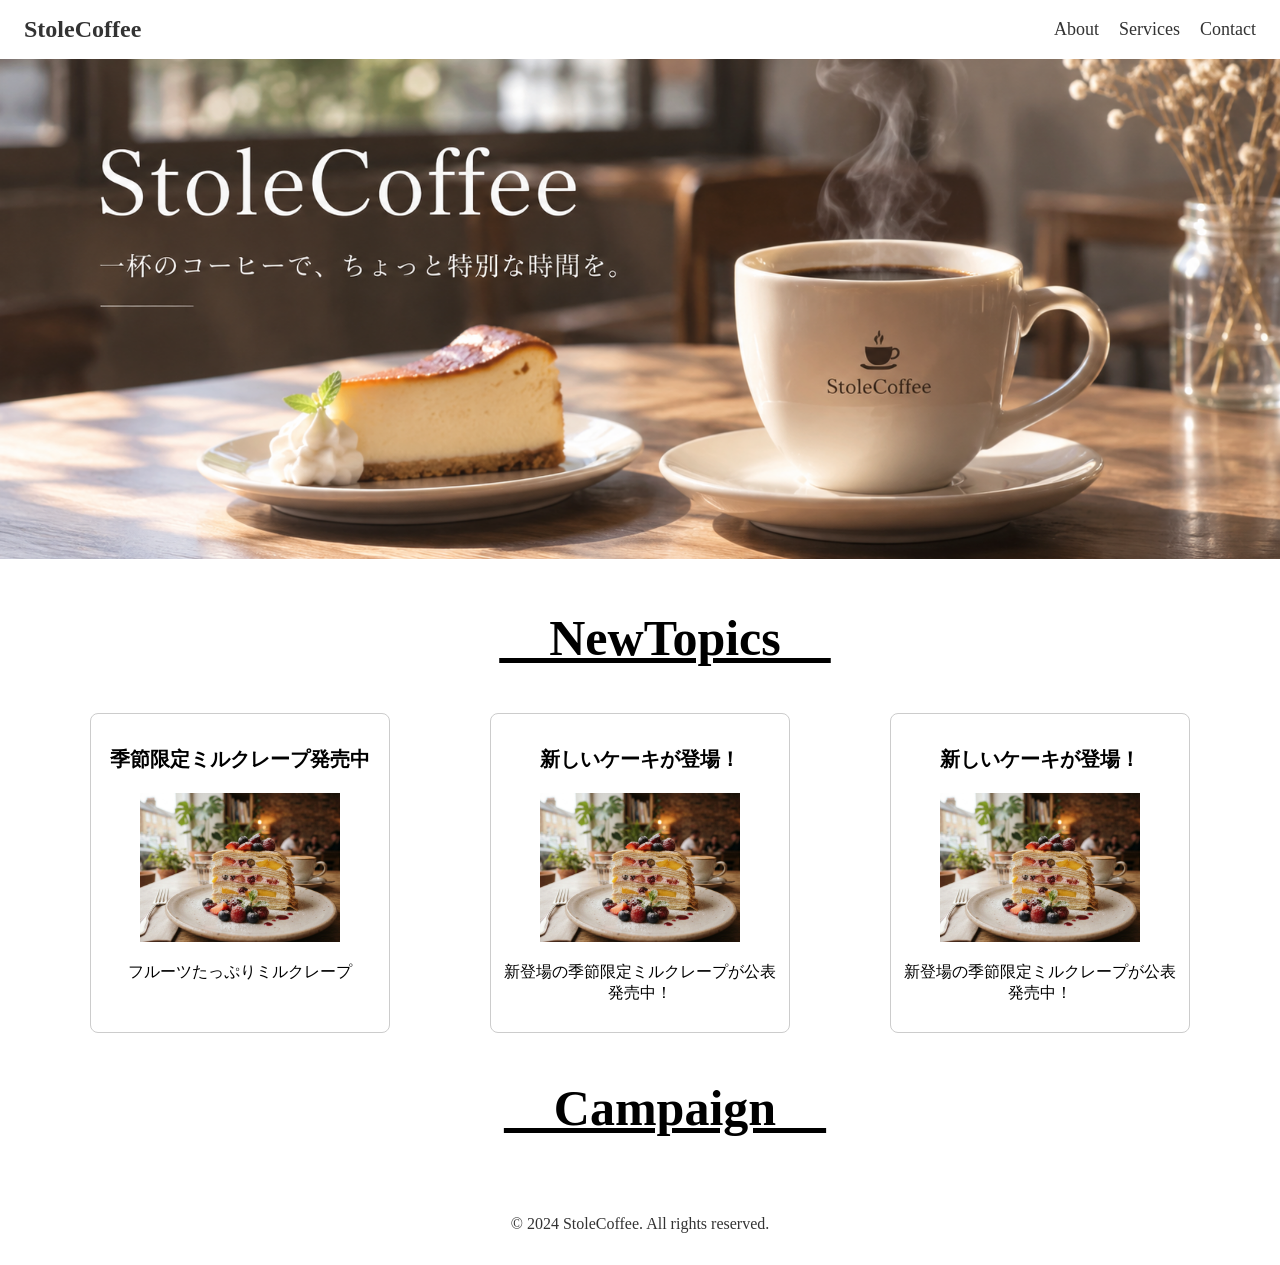
<file: index.html>
<!DOCTYPE html>
<html lang="ja">

<head>
    <meta charset="UTF-8">
    <meta name="viewport" content="width=device-width, initial-scale=1.0">
    <title>StoleCoffee</title>
    <link rel="stylesheet" href="top.css">
    <link rel="stylesheet" href="template.css">
    <link rel="stylesheet" href="style.css">
</head>

<body>
    <header>
        <a class="header-logo" href="index.html">StoleCoffee</a>
        <nav class="header-nav">
            <ul class="header-list">
                <li class="header-item"><a href="about.html">About</a></li>
                <li class="header-item"><a href="services.html">Services</a></li>
                <li class="header-item"><a href="contact.html">Contact</a></li>
            </ul>
        </nav>
    </header>
    <main>
        <img src="image/coffee.png" alt="Coffee" class="main-image">
        <h2>　NewTopics　</h2>
        <div class="container">
            <div class="box">
                <h3>季節限定ミルクレープ発売中</h3>
                <img src="image/top-MilleCrepe.jpg" class="box-image">
                <p>フルーツたっぷりミルクレープ</p>
            </div>
            <div class="box">
                <h3>新しいケーキが登場！</h3>
                <img src="image/top-MilleCrepe.jpg" class="box-image">
                <p>新登場の季節限定ミルクレープが公表発売中！</p>
            </div>
            <div class="box">
                <h3>新しいケーキが登場！</h3>
                <img src="image/top-MilleCrepe.jpg" class="box-image">
                <p>新登場の季節限定ミルクレープが公表発売中！</p>
            </div>
        </div>
        <h2>　Campaign　</h2>
    </main>
    <footer>
        <p>&copy; 2024 StoleCoffee. All rights reserved.</p>
    </footer>
</body>

</html>
</file>
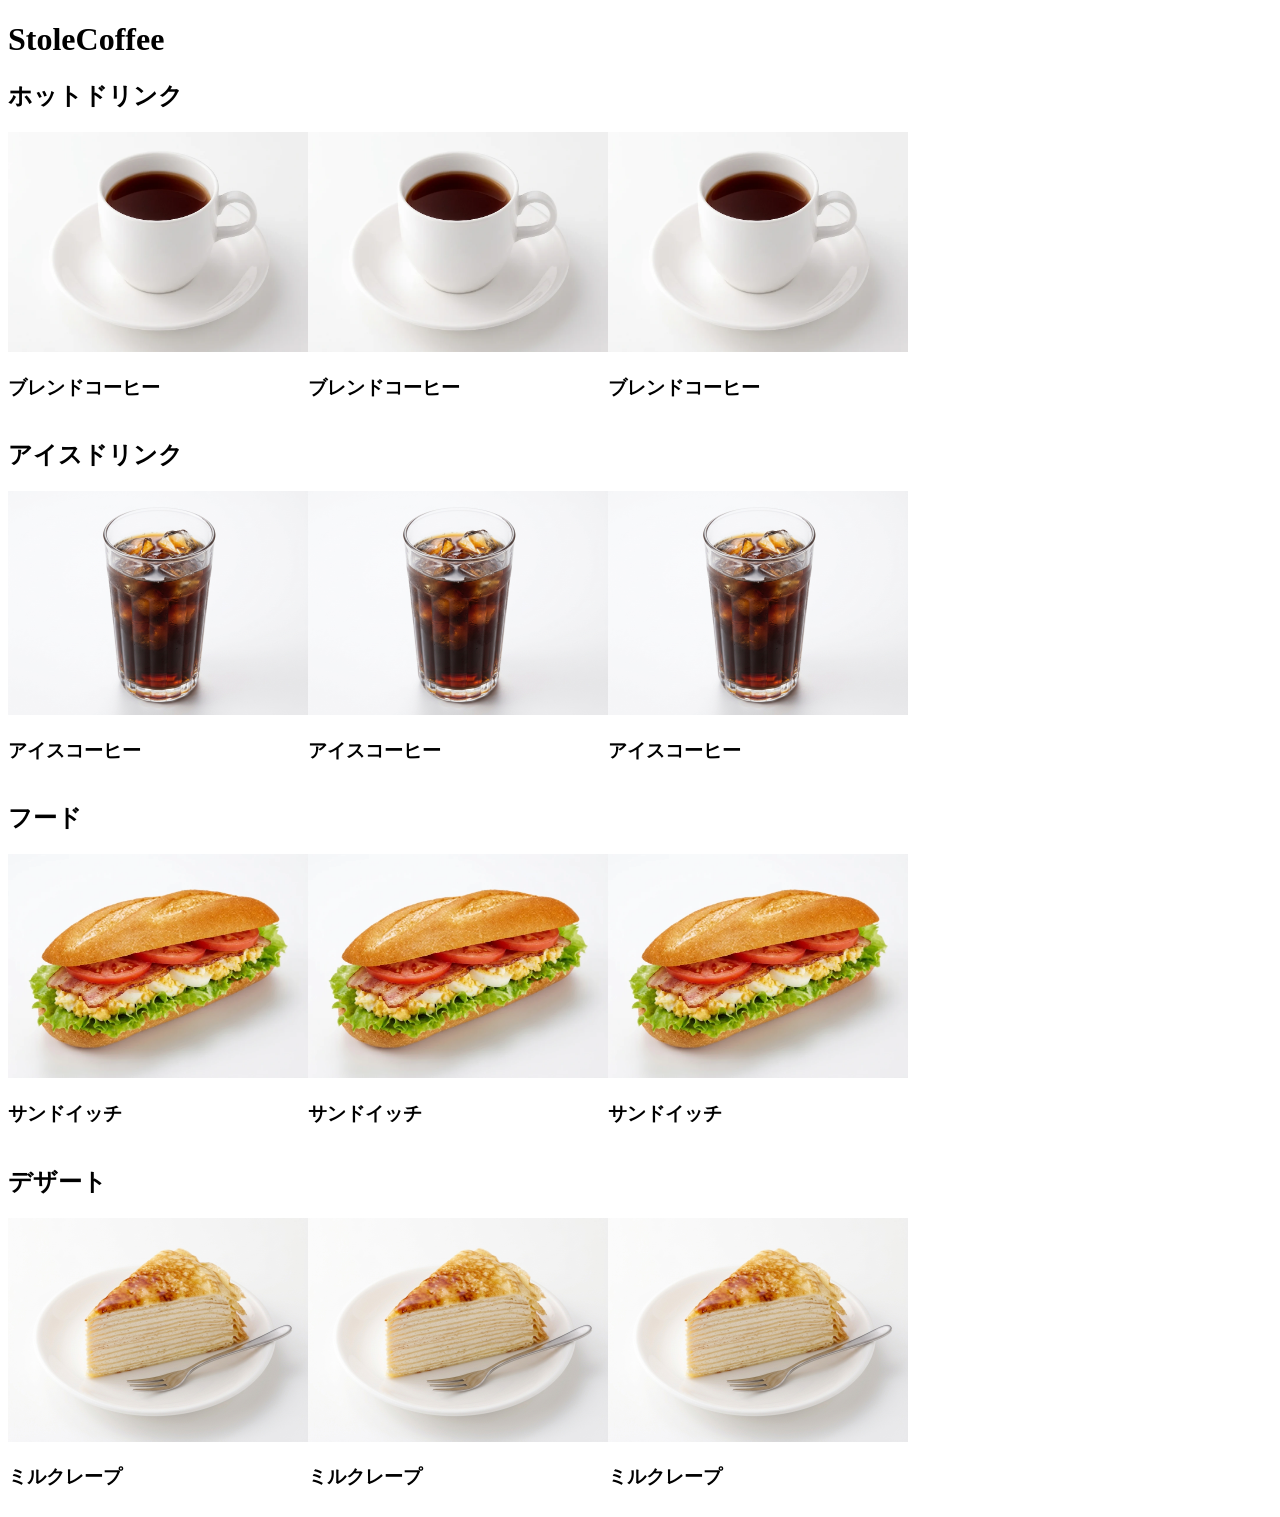
<file: menu.html>
<!DOCTYPE html>
<html lang="ja">

<head>
    <meta charset="UTF-8">
    <meta name="viewport" content="width=device-width, initial-scale=1.0">
    <link rel="stylesheet" href="menu-style.css">
    <title>StoleCoffee</title>
</head>


    <h1>StoleCoffee</h1>

    <h2>ホットドリンク</h2>

    <div class="flex">

<div>
    <img src="image/blendcoffee.webp" alt="コーヒー" width="300">
    
        <h3>ブレンドコーヒー</h3>
        
    
</div>

<div>
    <img src="image/blendcoffee.webp" alt="コーヒー" width="300">
    
        <h3>ブレンドコーヒー</h3>
        
    
</div>

<div>
    <img src="image/blendcoffee.webp" alt="コーヒー" width="300">
    
        <h3>ブレンドコーヒー</h3>
    
</div>

</div>

<h2>アイスドリンク</h2>

<div class="flex">

<div>
    <img src="image/icecoffee.jpg" alt="コーヒー" width="300">
    
        <h3>アイスコーヒー</h3>
    
</div>

<div>
    <img src="image/icecoffee.jpg" alt="コーヒー" width="300">
    
        <h3>アイスコーヒー</h3>
    
</div>

<div>
    <img src="image/icecoffee.jpg" alt="コーヒー" width="300">
    
        <h3>アイスコーヒー</h3>
    
</div>

</div>

<h2>フード</h2>

<div class="flex">

<div>
    <img src="image/sandwich.webp" alt="サンドイッチ" width="300">
    
        <h3>サンドイッチ</h3>
    
</div>

<div>
    <img src="image/sandwich.webp" alt="サンドイッチ" width="300">
    
        <h3>サンドイッチ</h3>
    
</div>

<div>
    <img src="image/sandwich.webp" alt="サンドイッチ" width="300">
    
        <h3>サンドイッチ</h3>
    
</div>

</div>

<h2>デザート</h2>

<div class="flex">

<div>
    <img src="image/mille crepe.jpg" alt="ミルクレープ" width="300">
    
        <h3>ミルクレープ</h3>
    
</div>

<div>
    <img src="image/mille crepe.jpg" alt="ミルクレープ" width="300">
    
        <h3>ミルクレープ</h3>
    
</div>

<div>
    <img src="image/mille crepe.jpg" alt="ミルクレープ" width="300">
    
        <h3>ミルクレープ</h3>
    
</div>

</div>

</body>

</html>
</file>
<file: top.css>
@charset "UTF-8";
body{
    display: flex;
    flex-direction: column;
    margin: 0;
    min-height: 100vh;
}
.main-image{
    width: 100%;
    height: 500px;
    object-fit: cover;
}
h2{
    text-align: center;
    font-size: 50px;
    text-decoration: underline;
}
h3{
    font-size: 20px;
}
.box{
    width: 300px;
    height: 320px;
  border: 1px solid #ccc;  
  border-radius: 8px;      
  padding: 12px;    
  background-color: #fff; 
  text-align: center;     
  box-sizing: border-box;
}
.box-image{
    width: 200px;
    height: auto;
}
.container{
  justify-content: center; 
  align-items: center;   
  gap: 100px;            
  margin: 0 auto;  
  display: flex;
}
</file>
<file: template.css>
@charset "UTF-8";
header{
    display: flex;
    justify-content: space-between;
    align-items: center;
    background-color: #fff;
    color: #333;
    padding: 16px 24px;
    box-shadow: 0px -2px 4px rgba(0, 0, 0, 0.1);
}
.header-logo{
    font-size: 24px;
    font-weight: bold;
    color: #333;
    text-decoration: none;
}
.header-nav{
    display: flex;
}
.header-list{
    display: flex;
    list-style: none;
    align-items: center;
    margin: 0;
    padding: 0;
    gap: 20px;
}
.header-item a{
    color: #333;
    text-decoration: none;
    font-size: 18px;
}
footer{
    background-color: #fff;
    color: #333;
    text-align: center;
    padding: 16px 24px;
    margin-top: auto;
}
</file>
<file: style.css>
@charset "UTF-8";
</file>
<file: menu-style.css>
.flex{
    width: 100%;
    height:auto;
    display:flex;

}
</file>
